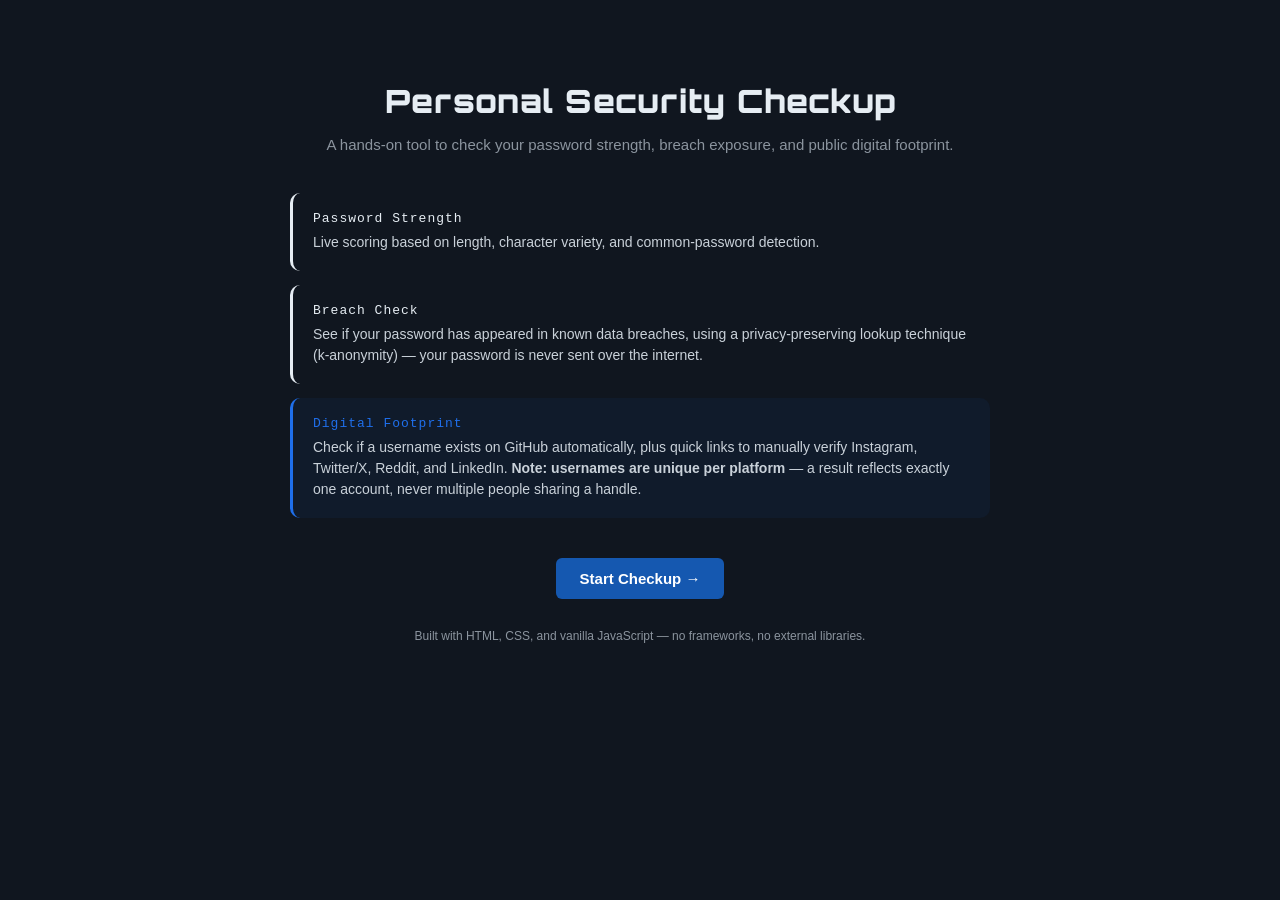
<file: index.html>
<!DOCTYPE html>
<html lang="en">

<head>
    <meta charset="UTF-8">
    <title>Personal Security Checkup</title>
    <link href="https://fonts.googleapis.com/css2?family=Orbitron:wght@700;900&display=swap" rel="stylesheet">
    <link rel="stylesheet" href="style.css">
</head>

<body>

    <div class="landing-container">
        <h1>Personal Security Checkup</h1>
        <p class="tagline">A hands-on tool to check your password strength, breach exposure, and public digital
            footprint.</p>

        <div class="feature-list">
            <div class="feature-item">
                <span class="feature-label">Password Strength</span>
                <span class="feature-desc">Live scoring based on length, character variety, and common-password
                    detection.</span>
            </div>
            <div class="feature-item">
                <span class="feature-label">Breach Check</span>
                <span class="feature-desc">See if your password has appeared in known data breaches, using a
                    privacy-preserving lookup technique (k-anonymity) — your password is never sent over the
                    internet.</span>
            </div>
            <div class="feature-item footprint">
                <span class="feature-label">Digital Footprint</span>
                <span class="feature-desc">Check if a username exists on GitHub automatically, plus quick links to
                    manually verify Instagram, Twitter/X, Reddit, and LinkedIn. <strong>Note: usernames are unique per
                        platform</strong> — a result reflects exactly one account, never multiple people sharing a
                    handle.</span>
            </div>
        </div>

        <a href="checkup-tool/index.html" class="start-button">Start Checkup →</a>

        <p class="built-with">Built with HTML, CSS, and vanilla JavaScript — no frameworks, no external libraries.</p>
    </div>

</body>

</html>
</file>
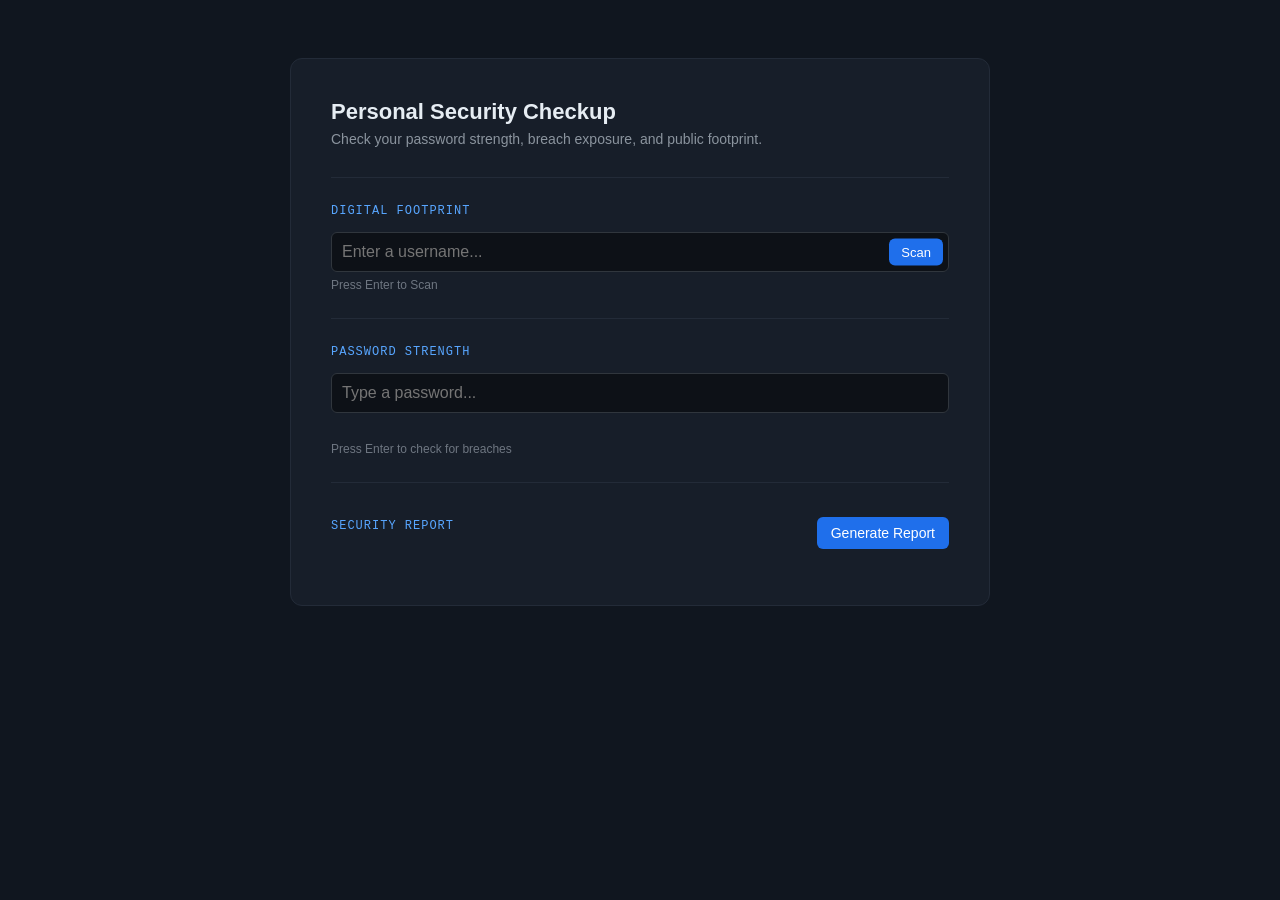
<file: checkup-tool/index.html>
<!DOCTYPE html>
<html lang="en">

<head>
  <meta charset="UTF-8">
  <title>Personal Security Checkup</title>
  <link rel="stylesheet" href="style.css">
</head>

<body>

  <div class="app-container">
    <div class="main-card">
      <div class="app-header">
        <h1>Personal Security Checkup</h1>
        <p class="app-subtitle">Check your password strength, breach exposure, and public footprint.</p>
      </div>

      <div class="section">
        <div class="section-label">DIGITAL FOOTPRINT</div>
        <div class="input-wrapper">
          <input type="text" id="usernameInput" placeholder="Enter a username...">
          <button id="scanButton">Scan</button>
        </div>
        <div class="input-hint">Press Enter to Scan</div>
        <div id="footprintResults"></div>
      </div>

      <div class="section">
        <div class="section-label">PASSWORD STRENGTH</div>
        <div class="input-wrapper">
          <input type="password" id="passwordInput" placeholder="Type a password..." maxlength="64">
          <span id="toggleVisibility">
            <svg id="eyeIcon" xmlns="http://www.w3.org/2000/svg" width="20" height="20" viewBox="0 0 24 24" fill="none"
              stroke="currentColor" stroke-width="2" stroke-linecap="round" stroke-linejoin="round">
              <path
                d="M17.94 17.94A10.94 10.94 0 0 1 12 20c-7 0-11-8-11-8a18.5 18.5 0 0 1 5.06-5.94M9.9 4.24A9.12 9.12 0 0 1 12 4c7 0 11 8 11 8a18.5 18.5 0 0 1-2.16 3.19m-6.72-1.07a3 3 0 1 1-4.24-4.24">
              </path>
              <line x1="1" y1="1" x2="23" y2="23"></line>
            </svg>
          </span>
        </div>
        <div id="strengthBar"></div>
        <div class="status-row">
          <div id="strengthText"></div>
          <button id="breachButton" style="display:none;">Check for Breaches</button>
          <!-- <span id="breachSpinner" class="spinner" style="display: none;"></span> -->   <!-- this caused the spinner to be in the same line as the breach button -->
        </div> 
        <div class="input-hint">Press Enter to check for breaches</div>
        <div id="breachResult"></div>
      </div>

      <div class="section">
        <div class="status-row">
          <div class="section-label">SECURITY REPORT</div>
          <button id="reportButton">Generate Report</button>
        </div>
        <div id="reportCard"></div>
      </div>

    </div>
  </div>

  <script src="script.js"></script>
</body>

</html>
</file>
<file: style.css>
body {
  font-family: Arial, sans-serif;
  background: #10161f;
  color: #e6edf3;
  display: flex;
  justify-content: center;
  padding: 60px 40px;
  margin: 0;
}

.landing-container {
  width: 100%;
  max-width: 700px;
  box-sizing: border-box;
  text-align: center;
}

h1 {
  font-family: "Orbitron", sans-serif;
  font-weight: 900;
  font-size: 32px;
  letter-spacing: 1px;
  margin-bottom: 14px;
}

.tagline {
  color: #8b949e;
  font-size: 15px;
  margin-bottom: 40px;
}

.feature-list {
  text-align: left;
  margin-bottom: 40px;
  display: flex;
  flex-direction: column;
  gap: 14px;
}

.feature-item {
  padding: 18px 20px;
  border-radius: 10px;
  border-left: 3px solid;
}

.feature-item.password {
  background: rgba(121, 192, 255, 0.16);
  border-left-color: #79c0ff;
}

.feature-item.password .feature-label {
  color: #79c0ff;
}

.feature-item.breach {
  background: rgba(88, 166, 255, 0.10);
  border-left-color: #58a6ff;
}

.feature-item.breach .feature-label {
  color: #58a6ff;
}

.feature-item.footprint {
  background: rgba(31, 111, 235, 0.06);
  border-left-color: #1f6feb;
}

.feature-item.footprint .feature-label {
  color: #1f6feb;
}

.feature-label {
  display: block;
  font-family: "Courier New", monospace;
  font-size: 13px;
  letter-spacing: 1px;
  margin-bottom: 6px;
}

.feature-desc {
  display: block;
  font-size: 14px;
  color: #c9d1d9;
  line-height: 1.5;
}

.start-button {
  display: inline-block;
  background: #1558b0;
  color: white;
  text-decoration: none;
  padding: 12px 24px;
  border-radius: 6px;
  font-size: 15px;
  font-weight: bold;
  transition: 0.2s;
}

.start-button:hover {
  background: #1a6fd6;
}

.built-with {
  margin-top: 30px;
  font-size: 12px;
  color: #8b949e;
}
</file>
<file: checkup-tool/style.css>
body {
  font-family: Arial, sans-serif;
  background: #10161f;
  color: #e6edf3;
  display: flex;
  justify-content: center;
  padding: 50px 20px;
}

.app-container {
  display: flex;
  justify-content: center;
  width: 100%;
}

.main-card {
  background: #171e29;
  border: 1px solid #232b38;
  border-radius: 12px;
  padding: 40px;
  width: 100%;
  max-width: 700px;
  box-sizing: border-box;
}

.app-header {
  margin-bottom: 30px;
}

.app-header h1 {
  font-size: 22px;
  margin: 0 0 6px 0;
}

.app-subtitle {
  color: #8b949e;
  font-size: 14px;
  margin: 0;
}

.section {
  padding-top: 26px;
  border-top: 1px solid #232b38;
  margin-top: 26px;
}

.section:first-of-type {
  padding-top: 0;
  border-top: none;
  margin-top: 0;
}

.section-label {
  font-family: "Courier New", monospace;
  font-size: 12px;
  letter-spacing: 1px;
  color: #58a6ff;
  margin-bottom: 14px;
}

input {
  width: 100%;
  padding: 10px;
  font-size: 16px;
  border-radius: 6px;
  border: 1px solid #30363d;
  background: #0d1117;
  color: white;
  box-sizing: border-box;
}

#passwordInput {
  padding-right: 35px;
}

.input-wrapper {
  position: relative;
}

#toggleVisibility {
  display: none;
  position: absolute;
  right: 10px;
  top: 50%;
  transform: translateY(-50%);
  cursor: pointer;
  user-select: none;
}

#toggleVisibility svg {
  color: #8b949e;
}

#toggleVisibility:hover svg {
  color: #e6edf3;
}

#strengthBar {
  height: 5px;
  border-radius: 10px;
  margin-top: 10px;
  transition: 0.3s;
  width: 0%;
}

#strengthText {
  font-weight: bold;
}

.status-row {
  display: flex;
  justify-content: space-between;
  align-items: center;
  width: 100%;
  margin-top: 8px;
}

#breachButton,
#scanButton {
  padding: 6px 12px;
  background: #1f6feb;
  color: white;
  border: none;
  border-radius: 6px;
  font-size: 13px;
  cursor: pointer;
}

/* fixed width + centered content so button doesn't shift when text swaps to spinner */
#breachButton {
  animation: pulse 2.2s infinite;
  min-width: 150px;
  display: inline-flex;
  align-items: center;
  justify-content: center;
}

.spinner {
  width: 18px;
  height: 18px;
  border: 3px solid #30363d;
  border-top: 3px solid #58a6ff;
  border-radius: 50%;
  animation: spin 0.8s linear infinite;
  display: inline-block;
}

@keyframes spin {
  to {
    transform: rotate(360deg);
  }
}

#breachButton:hover,
#scanButton:hover {
  background: #388bfd;
}

#scanButton {
  margin-top: 10px;
}

@keyframes pulse {
  0% {
    box-shadow: 0 0 0 0 rgba(31, 111, 235, 0.35);
  }

  70% {
    box-shadow: 0 0 0 6px rgba(31, 111, 235, 0);
  }

  100% {
    box-shadow: 0 0 0 0 rgba(31, 111, 235, 0);
  }
}

#breachResult {
  margin-top: 12px;
  padding: 10px;
  border-radius: 6px;
  font-size: 14px;
  display: none;
}

#breachResult.breached {
  background: rgba(248, 81, 73, 0.15);
  color: #ff7b72;
  border: 1px solid #f85149;
  display: block;
}

#breachResult.safe {
  background: rgba(46, 160, 67, 0.15);
  color: #56d364;
  border: 1px solid #2ea043;
  display: block;
}

#footprintResults {
  margin-top: 15px;
}

.platform-row {
  display: flex;
  justify-content: space-between;
  align-items: center;
  padding: 8px 0;
  border-bottom: 1px solid #30363d;
}

.platform-row:last-child {
  border-bottom: none;
}

#usernameInput {
  padding-right: 70px;
}

.input-wrapper #scanButton {
  position: absolute;
  right: 6px;
  top: 50%;
  transform: translateY(-50%);
  margin-top: 0;
}

#reportButton {
  padding: 8px 14px;
  background: #1f6feb;
  color: white;
  border: none;
  border-radius: 6px;
  font-size: 14px;
  cursor: pointer;
}

#reportButton:hover {
  background: #388bfd;
}

#reportCard {
  margin-top: 16px;
}

.grade-box {
  text-align: center;
  padding: 20px;
  border-radius: 10px;
  border: 1px solid #30363d;
}

.grade-letter {
  font-family: "Courier New", monospace;
  font-size: 42px;
  font-weight: bold;
}

.grade-summary {
  margin-top: 8px;
  font-size: 14px;
  color: #c9d1d9;
}

.grade-note {
  margin-top: 10px;
  font-size: 13px;
  color: #8b949e;
}

.input-hint {
  font-size: 12px;
  color: #6e7681;
  margin-top: 6px;
}
</file>
